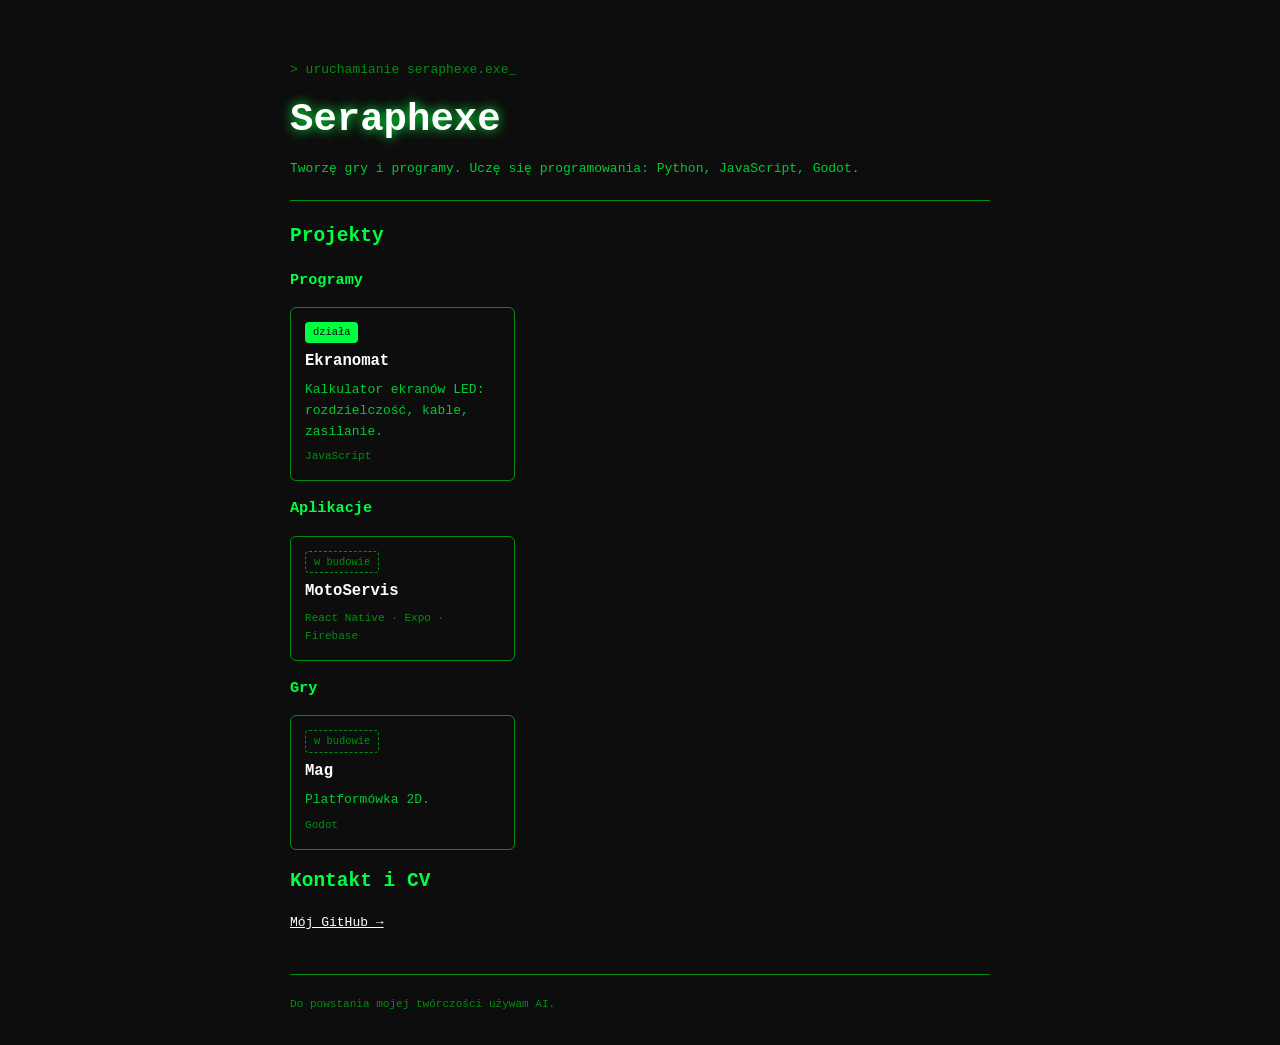
<file: index.html>
<!DOCTYPE html>
<html lang="pl">

<head>
    <meta charset="UTF-8">
    <meta name="viewport" content="width=device-width, initial-scale=1.0">
    <title>Seraphexe</title>
    <link rel="stylesheet" href="style.css?v=13">
    <link rel="icon" href="data:image/svg+xml,%3Csvg xmlns='http://www.w3.org/2000/svg' viewBox='0 0 16 16'%3E%3Crect width='16' height='16' rx='3' fill='%230d0d0d'/%3E%3Cg fill='%2300ff41'%3E%3Crect x='2' y='2' width='5' height='5'/%3E%3Crect x='9' y='2' width='5' height='5'/%3E%3Crect x='2' y='9' width='5' height='5'/%3E%3Crect x='9' y='9' width='5' height='5'/%3E%3C/g%3E%3C/svg%3E">
</head>

<body>
    <header class="naglowek">
        <p class="prompt">&gt; uruchamianie seraphexe.exe<span class="kursor">_</span></p>
        <h1>Seraphexe</h1>
        <p class="podtytul">Tworzę gry i programy. Uczę się programowania: Python, JavaScript, Godot.</p>
    </header>

    <main>
        <section>
            <h2>Projekty</h2>

            <h3>Programy</h3>
            <div class="karty">
                <a class="karta" href="ekranomat/">
                    <span class="status gotowe">działa</span>
                    <strong>Ekranomat</strong>
                    <span>Kalkulator ekranów LED: rozdzielczość, kable, zasilanie.</span>
                    <span class="technologie">JavaScript</span>
                </a>
            </div>

            <h3>Aplikacje</h3>
            <div class="karty">
                <div class="karta">
                    <span class="status w-budowie">w budowie</span>
                    <strong>MotoServis</strong>
                    <span class="technologie">React Native · Expo · Firebase</span>
                </div>
            </div>

            <h3>Gry</h3>
            <div class="karty">
                <div class="karta">
                    <span class="status w-budowie">w budowie</span>
                    <strong>Mag</strong>
                    <span>Platformówka 2D.</span>
                    <span class="technologie">Godot</span>
                </div>
            </div>
        </section>

        <section>
            <h2>Kontakt i CV</h2>
            <p><a href="https://github.com/Seraphexe">Mój GitHub →</a></p>
        </section>
    </main>

    <footer class="stopka">
        <p>Do powstania mojej twórczości używam AI.</p>
    </footer>
</body>

</html>
</file>
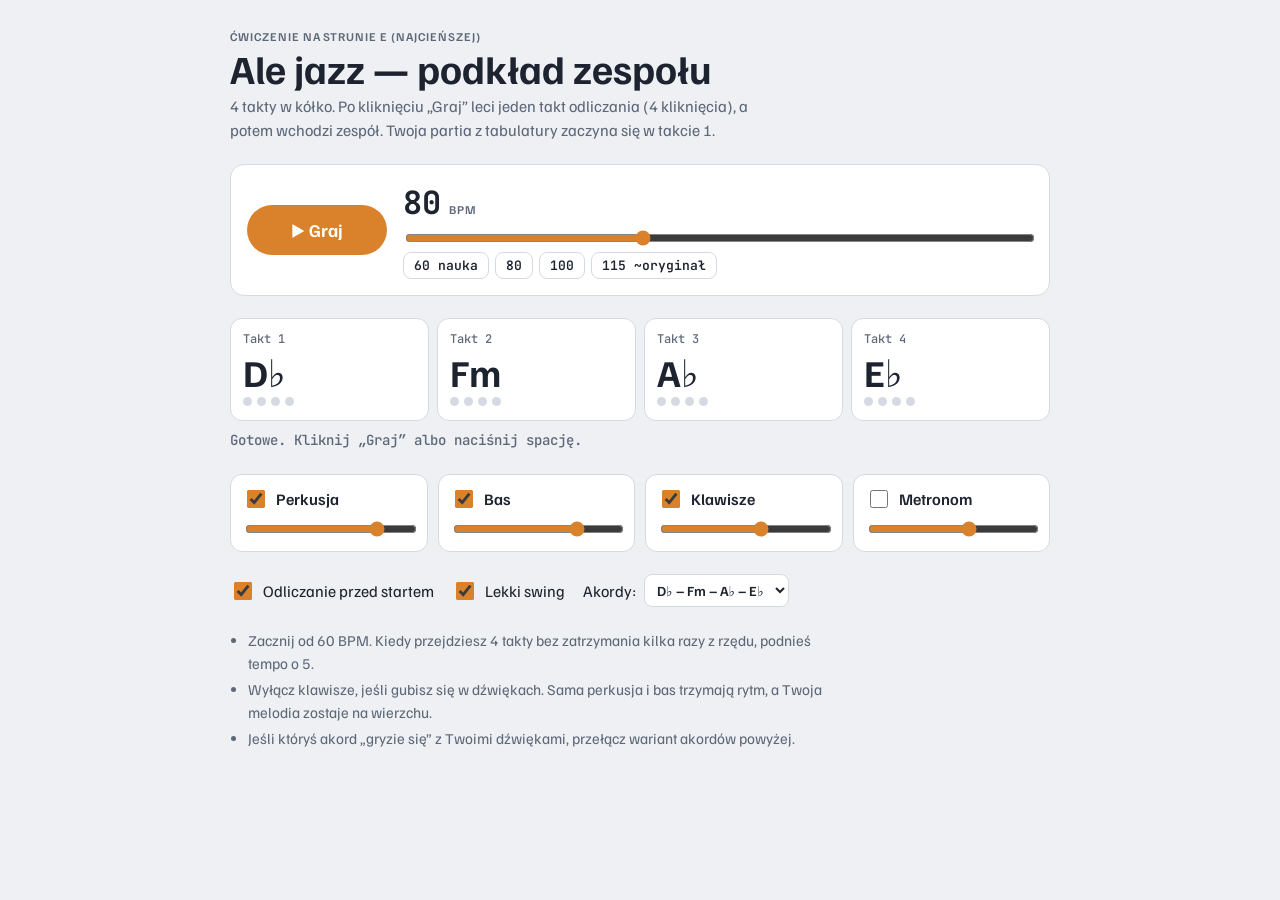
<file: ale-jazz.html>
<!doctype html>
<html lang="pl">
<head>
<meta charset="utf-8">
<meta name="viewport" content="width=device-width, initial-scale=1">
<title>Podkład Ale jazz</title>
<link rel="stylesheet" href="https://fonts.googleapis.com/css2?family=Familjen+Grotesk:wght@400;600;700&family=JetBrains+Mono:wght@500;700&display=swap">
<style>
/* Layout: one practice "rack" — transport on top, 4-bar chord strip as the hero, mixer below */
:root{
  --bg:#eef0f3; --panel:#ffffff; --ink:#1d2430; --muted:#5d6878; --line:#d5dae2;
  --accent:#d9822b; --accent-ink:#ffffff; --live:#2f7d6d;
  --display:"Familjen Grotesk",system-ui,sans-serif; --mono:"JetBrains Mono",ui-monospace,monospace;
}
@media (prefers-color-scheme:dark){:root:not([data-theme="light"]){
  --bg:#141922; --panel:#1d2430; --ink:#e8ecf2; --muted:#9aa6b8; --line:#2e3746;
  --accent:#f0a04b; --accent-ink:#1a1206; --live:#5cc2ab; color-scheme:dark}}
:root[data-theme="dark"]{
  --bg:#141922; --panel:#1d2430; --ink:#e8ecf2; --muted:#9aa6b8; --line:#2e3746;
  --accent:#f0a04b; --accent-ink:#1a1206; --live:#5cc2ab; color-scheme:dark}
body{background:var(--bg);color:var(--ink);font-family:var(--display);font-size:16px;line-height:1.5}
.wrap{max-width:820px;margin:0 auto;padding-block:28px 48px;
  padding-left:max(16px,env(safe-area-inset-left,0px));padding-right:max(16px,env(safe-area-inset-right,0px));
  display:flex;flex-direction:column;gap:22px}
h1{margin:0;font-size:clamp(28px,6vw,40px);line-height:1.1;text-wrap:balance}
.sub{margin:4px 0 0;color:var(--muted);max-width:62ch}
.label{font-size:12px;letter-spacing:.08em;text-transform:uppercase;color:var(--muted);font-weight:600}

.transport{display:flex;flex-wrap:wrap;gap:16px;align-items:center;background:var(--panel);
  border:1px solid var(--line);border-radius:14px;padding:16px}
#play{font:700 18px var(--display);background:var(--accent);color:var(--accent-ink);border:0;border-radius:999px;
  padding:14px 28px;cursor:pointer;min-width:140px}
#play:focus-visible,button:focus-visible,input:focus-visible,select:focus-visible{outline:3px solid var(--live);outline-offset:2px}
.tempo{flex:1 1 240px;min-width:0;display:flex;flex-direction:column;gap:4px}
.tempo-row{display:flex;align-items:baseline;gap:8px}
#bpmval{font:700 32px var(--mono);font-variant-numeric:tabular-nums}
.tempo input{width:100%;accent-color:var(--accent)}
.presets{display:flex;gap:6px;flex-wrap:wrap}
.presets button{font:600 13px var(--mono);background:transparent;color:var(--ink);border:1px solid var(--line);
  border-radius:8px;padding:4px 10px;cursor:pointer}
.presets button:hover{border-color:var(--accent)}

.bars{display:grid;grid-template-columns:repeat(4,1fr);gap:8px}
.bar{background:var(--panel);border:1px solid var(--line);border-radius:12px;padding:12px 12px 14px;
  display:flex;flex-direction:column;gap:6px;transition:border-color .1s,transform .1s}
.bar .n{font:500 12px var(--mono);color:var(--muted)}
.bar .ch{font:700 clamp(24px,6vw,38px) var(--display);line-height:1}
.beats{display:flex;gap:5px}
.beats i{width:9px;height:9px;border-radius:50%;background:var(--line)}
.bar.on{border-color:var(--accent);transform:translateY(-2px)}
.bar.on .beats i.hit{background:var(--accent)}
.status{font:500 14px var(--mono);color:var(--muted);min-height:1.5em}
.status b{color:var(--live)}

.mixer{display:grid;grid-template-columns:repeat(auto-fit,minmax(170px,1fr));gap:10px}
.ch-strip{background:var(--panel);border:1px solid var(--line);border-radius:12px;padding:12px;display:flex;flex-direction:column;gap:8px}
.ch-strip label.t{display:flex;align-items:center;gap:8px;font-weight:600;cursor:pointer}
.ch-strip input[type=checkbox]{width:18px;height:18px;accent-color:var(--accent)}
.ch-strip input[type=range]{width:100%;accent-color:var(--accent)}
.opts{display:flex;flex-wrap:wrap;gap:18px;align-items:center}
.opts label{display:flex;gap:8px;align-items:center;cursor:pointer}
.opts input{accent-color:var(--accent);width:18px;height:18px}
select{font:600 14px var(--display);background:var(--panel);color:var(--ink);border:1px solid var(--line);border-radius:8px;padding:6px 8px}
.tips{color:var(--muted);font-size:15px;max-width:65ch;margin:0;padding-left:18px}
.tips li+li{margin-top:4px}
@media (max-width:480px){.bars{grid-template-columns:repeat(2,1fr)}}
@media (prefers-reduced-motion:reduce){.bar{transition:none}.bar.on{transform:none}}
</style>
<style>body{margin:0}</style>
</head>
<body>

<div class="wrap">
  <header>
    <div class="label">Ćwiczenie na strunie E (najcieńszej)</div>
    <h1>Ale jazz — podkład zespołu</h1>
    <p class="sub">4 takty w kółko. Po kliknięciu „Graj” leci jeden takt odliczania (4 kliknięcia), a potem wchodzi zespół. Twoja partia z tabulatury zaczyna się w takcie 1.</p>
  </header>

  <section class="transport">
    <button id="play" type="button">▶ Graj</button>
    <div class="tempo">
      <div class="tempo-row"><span id="bpmval">80</span><span class="label">BPM</span></div>
      <input id="bpm" type="range" min="50" max="130" value="80" aria-label="Tempo">
      <div class="presets">
        <button type="button" data-bpm="60">60 nauka</button>
        <button type="button" data-bpm="80">80</button>
        <button type="button" data-bpm="100">100</button>
        <button type="button" data-bpm="115">115 ~oryginał</button>
      </div>
    </div>
  </section>

  <section>
    <div class="bars" id="bars"></div>
    <div class="status" id="status" style="margin-top:10px">Gotowe. Kliknij „Graj” albo naciśnij spację.</div>
  </section>

  <section class="mixer">
    <div class="ch-strip"><label class="t"><input type="checkbox" id="m-drums" checked> Perkusja</label><input type="range" id="v-drums" min="0" max="100" value="80" aria-label="Głośność perkusji"></div>
    <div class="ch-strip"><label class="t"><input type="checkbox" id="m-bass" checked> Bas</label><input type="range" id="v-bass" min="0" max="100" value="75" aria-label="Głośność basu"></div>
    <div class="ch-strip"><label class="t"><input type="checkbox" id="m-keys" checked> Klawisze</label><input type="range" id="v-keys" min="0" max="100" value="60" aria-label="Głośność klawiszy"></div>
    <div class="ch-strip"><label class="t"><input type="checkbox" id="m-click"> Metronom</label><input type="range" id="v-click" min="0" max="100" value="60" aria-label="Głośność metronomu"></div>
  </section>

  <section class="opts">
    <label><input type="checkbox" id="countin" checked> Odliczanie przed startem</label>
    <label><input type="checkbox" id="swing" checked> Lekki swing</label>
    <label>Akordy:
      <select id="prog">
        <option value="0">D♭ – Fm – A♭ – E♭</option>
        <option value="1">Fm – D♭ – A♭ – E♭</option>
      </select>
    </label>
  </section>

  <ul class="tips">
    <li>Zacznij od 60 BPM. Kiedy przejdziesz 4 takty bez zatrzymania kilka razy z rzędu, podnieś tempo o 5.</li>
    <li>Wyłącz klawisze, jeśli gubisz się w dźwiękach. Sama perkusja i bas trzymają rytm, a Twoja melodia zostaje na wierzchu.</li>
    <li>Jeśli któryś akord „gryzie się” z Twoimi dźwiękami, przełącz wariant akordów powyżej.</li>
  </ul>
</div>

<script>
(()=>{
const PROGS=[
  [{n:"D♭",bass:37,keys:[56,61,65]},{n:"Fm",bass:41,keys:[56,60,65]},{n:"A♭",bass:44,keys:[56,60,63]},{n:"E♭",bass:39,keys:[55,58,63]}],
  [{n:"Fm",bass:41,keys:[56,60,65]},{n:"D♭",bass:37,keys:[56,61,65]},{n:"A♭",bass:44,keys:[56,60,63]},{n:"E♭",bass:39,keys:[55,58,63]}]
];
const $=id=>document.getElementById(id);
let prog=PROGS[0];
const barsEl=$("bars");
function renderBars(){
  barsEl.innerHTML=prog.map((c,i)=>`<div class="bar" id="bar${i}"><span class="n">Takt ${i+1}</span><span class="ch">${c.n}</span><span class="beats">${[0,1,2,3].map(b=>`<i data-b="${b}"></i>`).join("")}</span></div>`).join("");
}
renderBars();

let ctx=null,master,bus={};
function initAudio(){
  ctx=new (window.AudioContext||window.webkitAudioContext)();
  master=ctx.createGain();master.gain.value=0.9;
  const comp=ctx.createDynamicsCompressor();comp.threshold.value=-14;comp.ratio.value=3;
  master.connect(comp);comp.connect(ctx.destination);
  for(const k of ["drums","bass","keys","click"]){bus[k]=ctx.createGain();bus[k].connect(master);}
  updateMix();
  noiseBuf=ctx.createBuffer(1,ctx.sampleRate,ctx.sampleRate);
  const d=noiseBuf.getChannelData(0);for(let i=0;i<d.length;i++)d[i]=Math.random()*2-1;
}
function updateMix(){
  if(!ctx)return;
  for(const k of ["drums","bass","keys","click"]){
    const on=$("m-"+k).checked,v=$("v-"+k).value/100;
    bus[k].gain.setTargetAtTime(on?v*v*1.2:0,ctx.currentTime,0.02);
  }
}
document.querySelectorAll(".mixer input").forEach(el=>el.addEventListener("input",updateMix));

let noiseBuf;
const mtof=m=>440*Math.pow(2,(m-69)/12);
function kick(t){const o=ctx.createOscillator(),g=ctx.createGain();o.frequency.setValueAtTime(140,t);o.frequency.exponentialRampToValueAtTime(42,t+0.12);
  g.gain.setValueAtTime(1,t);g.gain.exponentialRampToValueAtTime(0.001,t+0.35);o.connect(g);g.connect(bus.drums);o.start(t);o.stop(t+0.36);}
function snare(t){const n=ctx.createBufferSource();n.buffer=noiseBuf;const f=ctx.createBiquadFilter();f.type="bandpass";f.frequency.value=1800;f.Q.value=0.7;
  const g=ctx.createGain();g.gain.setValueAtTime(0.55,t);g.gain.exponentialRampToValueAtTime(0.001,t+0.18);n.connect(f);f.connect(g);g.connect(bus.drums);n.start(t);n.stop(t+0.2);
  const o=ctx.createOscillator(),og=ctx.createGain();o.frequency.value=190;og.gain.setValueAtTime(0.35,t);og.gain.exponentialRampToValueAtTime(0.001,t+0.08);o.connect(og);og.connect(bus.drums);o.start(t);o.stop(t+0.1);}
function hat(t,v){const n=ctx.createBufferSource();n.buffer=noiseBuf;const f=ctx.createBiquadFilter();f.type="highpass";f.frequency.value=7500;
  const g=ctx.createGain();g.gain.setValueAtTime(v,t);g.gain.exponentialRampToValueAtTime(0.001,t+0.05);n.connect(f);f.connect(g);g.connect(bus.drums);n.start(t);n.stop(t+0.06);}
function bass(t,m,dur){const o=ctx.createOscillator(),o2=ctx.createOscillator(),f=ctx.createBiquadFilter(),g=ctx.createGain();
  o.type="sawtooth";o2.type="sine";o.frequency.value=o2.frequency.value=mtof(m);f.type="lowpass";f.frequency.setValueAtTime(900,t);f.frequency.exponentialRampToValueAtTime(260,t+0.15);
  g.gain.setValueAtTime(0,t);g.gain.linearRampToValueAtTime(0.5,t+0.008);g.gain.setTargetAtTime(0.32,t+0.02,0.1);g.gain.setTargetAtTime(0,t+dur*0.9,0.03);
  o.connect(f);o2.connect(g);f.connect(g);g.connect(bus.bass);o.start(t);o2.start(t);o.stop(t+dur+0.2);o2.stop(t+dur+0.2);}
function ep(t,notes,dur,vel){for(const m of notes){const o=ctx.createOscillator(),mod=ctx.createOscillator(),mg=ctx.createGain(),g=ctx.createGain();
  const fr=mtof(m);o.frequency.value=fr;mod.frequency.value=fr*1;mg.gain.setValueAtTime(fr*1.2,t);mg.gain.exponentialRampToValueAtTime(fr*0.05,t+0.4);
  mod.connect(mg);mg.connect(o.frequency);g.gain.setValueAtTime(0,t);g.gain.linearRampToValueAtTime(0.11*vel,t+0.006);g.gain.setTargetAtTime(0.05*vel,t+0.02,0.25);g.gain.setTargetAtTime(0,t+dur,0.06);
  o.connect(g);g.connect(bus.keys);o.start(t);mod.start(t);o.stop(t+dur+0.4);mod.stop(t+dur+0.4);}}
function click(t,acc){const o=ctx.createOscillator(),g=ctx.createGain();o.frequency.value=acc?1600:1100;g.gain.setValueAtTime(0.5,t);g.gain.exponentialRampToValueAtTime(0.001,t+0.04);
  o.connect(g);g.connect(acc===null?master:bus.click);o.start(t);o.stop(t+0.05);}

let playing=false,step=0,nextT=0,timer=null,countLeft=0;
const sixteenth=()=>60/$("bpm").value/4;
function schedule(){
  while(nextT<ctx.currentTime+0.12){
    const s=sixteenth();
    if(countLeft>0){
      const beat=4-countLeft/4;
      if(countLeft%4===0){click(nextT,null);ui(nextT,()=>{$("status").innerHTML=`Odliczanie: <b>${beat+1}</b>`;});}
      countLeft--;nextT+=s;continue;
    }
    const bar=Math.floor(step/16)%4,st=step%16,c=prog[bar];
    const sw=$("swing").checked&&st%4===2?s*0.33:0,t=nextT+sw;
    // drums
    if(st===0||st===8||st===10)kick(t);
    if(st===4||st===12)snare(t);
    if(st%2===0)hat(t,st%4===0?0.22:0.13);
    // metronome
    if(st%4===0)click(t,st===0);
    // bass
    const qb=s*4;
    if(st===0)bass(t,c.bass,qb*1.4);
    if(st===6)bass(t,c.bass,qb*0.4);
    if(st===8)bass(t,c.bass+7,qb*0.9);
    if(st===12)bass(t,c.bass+12,qb*0.4);
    if(st===14)bass(t,(prog[(bar+1)%4].bass)-1>c.bass?c.bass+10:c.bass+5,qb*0.4);
    // keys
    if(st===0)ep(t,c.keys,qb*1.3,1);
    if(st===6)ep(t,c.keys,qb*0.35,0.8);
    if(st===10)ep(t,c.keys,qb*0.35,0.7);
    if(st===14)ep(t,c.keys,qb*0.3,0.6);
    if(st%4===0){const b=st/4;ui(t,()=>showBeat(bar,b));}
    step++;nextT+=s;
  }
}
function ui(t,fn){const ms=Math.max(0,(t-ctx.currentTime)*1000);setTimeout(()=>{if(playing)fn();},ms);}
function showBeat(bar,b){
  document.querySelectorAll(".bar").forEach((el,i)=>{el.classList.toggle("on",i===bar);
    el.querySelectorAll("i").forEach(d=>d.classList.toggle("hit",i===bar&&+d.dataset.b<=b));});
  $("status").innerHTML=`Takt <b>${bar+1}</b> · ${prog[bar].n} · uderzenie ${b+1}`;
}
function start(){
  if(!ctx)initAudio();
  ctx.resume();playing=true;step=0;countLeft=$("countin").checked?16:0;nextT=ctx.currentTime+0.08;
  timer=setInterval(schedule,25);schedule();
  $("play").textContent="■ Stop";
}
function stop(){playing=false;clearInterval(timer);$("play").textContent="▶ Graj";
  document.querySelectorAll(".bar").forEach(el=>el.classList.remove("on"));$("status").textContent="Zatrzymane.";}
$("play").addEventListener("click",()=>playing?stop():start());
document.addEventListener("keydown",e=>{if(e.code==="Space"&&e.target.tagName!=="INPUT"&&e.target.tagName!=="SELECT"){e.preventDefault();playing?stop():start();}});
$("bpm").addEventListener("input",()=>{$("bpmval").textContent=$("bpm").value;});
document.querySelectorAll(".presets button").forEach(b=>b.addEventListener("click",()=>{$("bpm").value=b.dataset.bpm;$("bpmval").textContent=b.dataset.bpm;}));
$("prog").addEventListener("change",()=>{prog=PROGS[+$("prog").value];renderBars();});
})();
</script>

</body>
</html>
</file>
<file: style.css>
body {
    background-color: #0d0d0d;
    color: #00cc33;
    font-family: monospace;
    max-width: 700px;
    margin: 0 auto;
    padding: 20px;
    line-height: 1.6;
}

h1 {
    color: #ffffff;
}

h2 {
    color: #00ff41;
}

h3 {
    color: #00ff41;
}

a {
    color: #ffffff;
}


/* ===== Strona główna ===== */
.naglowek {
    padding: 40px 0 20px;
    border-bottom: 1px solid #008f11;
    margin-bottom: 20px;
}

.naglowek h1 {
    font-size: 3em;
    margin: 0.2em 0;
    text-shadow: 0 0 12px #00ff41;
}

.prompt {
    color: #008f11;
    margin: 0;
}

.kursor {
    animation: miganie 1s steps(1) infinite;
}

@keyframes miganie {
    50% {
        opacity: 0;
    }
}

.podtytul {
    margin: 0;
}

/* Karty projektów */
.karty {
    display: grid;
    grid-template-columns: repeat(auto-fill, minmax(200px, 1fr));
    gap: 12px;
}

.karta {
    display: flex;
    flex-direction: column;
    gap: 6px;
    padding: 14px;
    border: 1px solid #008f11;
    border-radius: 6px;
    color: #00cc33;
    text-decoration: none;
}

.karta strong {
    color: #ffffff;
    font-size: 1.2em;
}

a.karta:hover,
a.karta:focus-visible {
    border-color: #00ff41;
    background-color: #002b0b;
    box-shadow: 0 0 8px #00ff41;
}

.status {
    align-self: flex-start;
    font-size: 0.8em;
    padding: 2px 8px;
    border-radius: 4px;
}

.gotowe {
    background-color: #00ff41;
    color: #0d0d0d;
}

.w-budowie {
    border: 1px dashed #008f11;
    color: #008f11;
}

.technologie {
    font-size: 0.85em;
    color: #008f11;
}

.stopka {
    margin-top: 40px;
    padding-top: 10px;
    border-top: 1px solid #008f11;
    color: #008f11;
    font-size: 0.85em;
}
</file>
